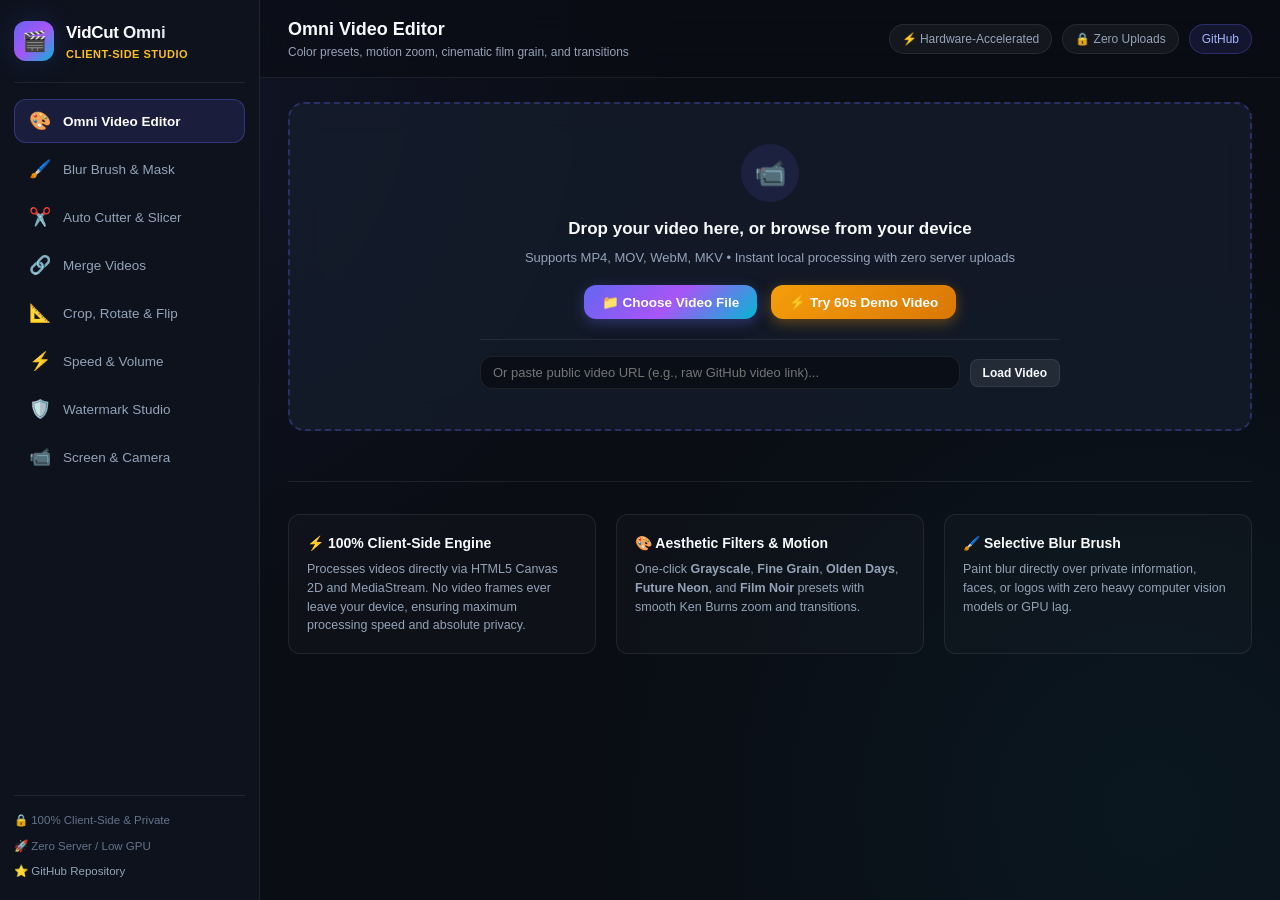
<file: index.html>
<!DOCTYPE html>
<html lang="en">
<head>
  <meta charset="UTF-8">
  <meta name="viewport" content="width=device-width, initial-scale=1.0">
  <title>VidCut Omni Studio | Lightweight Client-Side Video Suite</title>
  <meta name="description" content="100% Client-Side Omni Video Editor: Filters (Grayscale, Film Grain, Olden Days, Future), Motion Zoom, Transitions, Interactive Blur Brush, Auto Cutter, and Screen Recorder.">
  <link rel="stylesheet" href="./css/styles.css">
  <script src="./js/jszip.min.js"></script>
</head>
<body>

  <div class="app-wrapper">
    
    <!-- Omni Suite Sidebar Menu (Inspired by Reference UI) -->
    <aside class="omni-sidebar">
      <div class="sidebar-brand">
        <div class="brand-icon">🎬</div>
        <div class="brand-text">
          <h1>VidCut Omni</h1>
          <p>Client-Side Studio</p>
        </div>
      </div>

      <nav class="sidebar-nav">
        <button class="sidebar-item active" data-tool="video_editor">
          <span class="item-icon">🎨</span>
          <span>Omni Video Editor</span>
        </button>

        <button class="sidebar-item" data-tool="blur_brush">
          <span class="item-icon">🖌️</span>
          <span>Blur Brush & Mask</span>
        </button>

        <button class="sidebar-item" data-tool="video_cutter">
          <span class="item-icon">✂️</span>
          <span>Auto Cutter & Slicer</span>
        </button>

        <button class="sidebar-item" data-tool="merge_videos">
          <span class="item-icon">🔗</span>
          <span>Merge Videos</span>
        </button>

        <button class="sidebar-item" data-tool="crop_rotate">
          <span class="item-icon">📐</span>
          <span>Crop, Rotate & Flip</span>
        </button>

        <button class="sidebar-item" data-tool="speed_volume">
          <span class="item-icon">⚡</span>
          <span>Speed & Volume</span>
        </button>

        <button class="sidebar-item" data-tool="watermark_studio">
          <span class="item-icon">🛡️</span>
          <span>Watermark Studio</span>
        </button>

        <button class="sidebar-item" data-tool="screen_recorder">
          <span class="item-icon">📹</span>
          <span>Screen & Camera</span>
        </button>
      </nav>

      <div class="sidebar-footer">
        <div>🔒 100% Client-Side & Private</div>
        <div>🚀 Zero Server / Low GPU</div>
        <a href="https://github.com/everlovingvijay/video-cutter" target="_blank" rel="noopener noreferrer">
          ⭐ GitHub Repository
        </a>
      </div>
    </aside>

    <!-- Main Content Work Area -->
    <div class="main-content">
      
      <!-- Top Sticky Header -->
      <header class="top-header">
        <div class="header-title-box">
          <h2 id="activeToolTitle">Omni Video Editor</h2>
          <p id="activeToolSubtitle">Color presets, motion zoom, cinematic film grain, and transitions</p>
        </div>
        <div class="header-badges">
          <span class="badge">⚡ Hardware-Accelerated</span>
          <span class="badge">🔒 Zero Uploads</span>
          <a href="https://github.com/everlovingvijay/video-cutter" target="_blank" rel="noopener noreferrer" class="badge badge-github">
            GitHub
          </a>
        </div>
      </header>

      <div class="container">
        
        <!-- Video Upload & Ingestion Zone -->
        <section class="upload-card" id="dropzone">
          <div class="upload-icon">📹</div>
          <h2 class="upload-title">Drop your video here, or browse from your device</h2>
          <p class="upload-subtitle">Supports MP4, MOV, WebM, MKV • Instant local processing with zero server uploads</p>
          
          <div class="upload-actions">
            <input type="file" id="fileInput" accept="video/*" style="display: none;">
            <button type="button" class="btn btn-primary" id="browseBtn" onclick="document.getElementById('fileInput').click()">
              📁 Choose Video File
            </button>
            <button type="button" class="btn btn-gold" id="sampleBtn">
              ⚡ Try 60s Demo Video
            </button>
          </div>

          <div class="url-input-bar" onclick="event.stopPropagation()">
            <input type="url" id="urlInput" placeholder="Or paste public video URL (e.g., raw GitHub video link)...">
            <button type="button" class="btn btn-secondary btn-sm" id="loadUrlBtn">Load Video</button>
          </div>
        </section>

        <!-- Main Workspace (Hidden until video loaded) -->
        <main id="workspace" style="display: none;">
          
          <!-- Video Information Bar -->
          <div class="video-info-bar">
            <div class="video-info-stats">
              <div class="stat-item">📁 <span class="stat-value" id="infoFileName">-</span></div>
              <div class="stat-item">⏱️ Duration: <span class="stat-value" id="infoDuration">-</span></div>
              <div class="stat-item">📐 Resolution: <span class="stat-value" id="infoResolution">-</span></div>
              <div class="stat-item">🔄 Aspect: <span class="stat-value" id="infoAspect">-</span></div>
              <div class="stat-item">💾 Size: <span class="stat-value" id="infoFileSize">-</span></div>
            </div>
            <div class="video-info-actions" style="display: flex; gap: 8px;">
              <button type="button" class="btn btn-secondary btn-sm" id="saveProjectBtn" title="Save non-destructive edit graph as JSON">💾 Save Project</button>
              <button type="button" class="btn btn-secondary btn-sm" id="loadProjectBtn" title="Load non-destructive edit graph from JSON">📂 Load Project</button>
              <input type="file" id="projectFileInput" accept=".json,application/json" style="display: none;">
            </div>
          </div>

          <!-- Studio Grid: Stage Player on Left, Tool Controls on Right -->
          <div class="studio-grid">
            
            <!-- Left Column: Video Stage & Live Timeline -->
            <div class="preview-pane">
              <div class="pane-header">
                <div class="pane-title">
                  <span>Video Preview Stage</span>
                </div>
                <div class="preview-tabs">
                  <button class="preview-tab-btn" id="tabSource">Source Video</button>
                  <button class="preview-tab-btn active" id="tabTransform">Live Studio Preview</button>
                </div>
              </div>

              <!-- Interactive Video Stage -->
              <div class="stage-container" id="stageContainer">
                <span class="stage-badge" id="stageBadge">Live Studio Preview</span>
                <video id="sourceVideo" controls playsinline></video>
                <canvas id="previewCanvas"></canvas>
                <!-- Interactive Canvas for Blur Brush Painting -->
                <canvas id="paintCanvas"></canvas>
              </div>

              <!-- Timeline & Segment Slices -->
              <div class="timeline-section">
                <div class="timeline-header">
                  <span id="timelineTitle"><strong>Timeline Scrubber</strong></span>
                  <span id="timelineTime">0:00 / 0:00</span>
                </div>

                <div class="timeline-bar" id="timelineBar">
                  <div class="timeline-progress-needle" id="timelineNeedle"></div>
                </div>

                <!-- Segment Badges (Cutter mode) -->
                <div class="segments-chips-container" id="segmentChips" style="display: none;"></div>
              </div>
            </div>

            <!-- Right Column: Contextual Tool Panels -->
            <div class="controls-pane">

              <!-- ================= 1. TOOL PANEL: OMNI VIDEO EDITOR ================= -->
              <div class="tool-panel active" id="panel_video_editor">
                
                <!-- Filter Presets -->
                <div class="control-section">
                  <div class="section-label">
                    <span>Aesthetic Filter Presets</span>
                    <small>Zero-GPU instant color grading</small>
                  </div>
                  <div class="filters-grid">
                    <div class="filter-card selected" data-filter="none">
                      <div class="filter-swatch swatch-none"></div>
                      <span class="filter-name">Normal</span>
                    </div>
                    <div class="filter-card" data-filter="grayscale">
                      <div class="filter-swatch swatch-grayscale"></div>
                      <span class="filter-name">Grayscale</span>
                    </div>
                    <div class="filter-card" data-filter="fine_grain">
                      <div class="filter-swatch swatch-grain"></div>
                      <span class="filter-name">Fine Grain</span>
                    </div>
                    <div class="filter-card" data-filter="olden_days">
                      <div class="filter-swatch swatch-olden"></div>
                      <span class="filter-name">Olden Days</span>
                    </div>
                    <div class="filter-card" data-filter="future">
                      <div class="filter-swatch swatch-future"></div>
                      <span class="filter-name">Future</span>
                    </div>
                    <div class="filter-card" data-filter="noir">
                      <div class="filter-swatch swatch-noir"></div>
                      <span class="filter-name">Noir</span>
                    </div>
                    <div class="filter-card" data-filter="vintage">
                      <div class="filter-swatch swatch-vintage"></div>
                      <span class="filter-name">Vintage</span>
                    </div>
                    <div class="filter-card" data-filter="cyberpunk">
                      <div class="filter-swatch swatch-cyberpunk"></div>
                      <span class="filter-name">Cyberpunk</span>
                    </div>
                  </div>
                </div>

                <!-- Motion Effects (Zoom / Pan / Shake) -->
                <div class="control-section">
                  <div class="section-label">
                    <span>Motion & Camera Effects</span>
                    <small>Parametric Ken Burns camera motion</small>
                  </div>
                  <div class="motion-grid">
                    <div class="motion-card selected" data-motion="none">
                      <span class="motion-icon">🔒</span>
                      <span class="motion-label">Static</span>
                    </div>
                    <div class="motion-card" data-motion="zoom_in">
                      <span class="motion-icon">🔍</span>
                      <span class="motion-label">Slow Zoom In</span>
                    </div>
                    <div class="motion-card" data-motion="zoom_out">
                      <span class="motion-icon">🔎</span>
                      <span class="motion-label">Slow Zoom Out</span>
                    </div>
                    <div class="motion-card" data-motion="line_zoom">
                      <span class="motion-icon">⚡</span>
                      <span class="motion-label">Line Zoom</span>
                    </div>
                    <div class="motion-card" data-motion="pan_left_right">
                      <span class="motion-icon">↔️</span>
                      <span class="motion-label">Pan Left-Right</span>
                    </div>
                    <div class="motion-card" data-motion="shake">
                      <span class="motion-icon">📳</span>
                      <span class="motion-label">Camera Shake</span>
                    </div>
                  </div>
                </div>

                <!-- Transitions -->
                <div class="control-section">
                  <div class="section-label">
                    <span>Transitions</span>
                    <small>Head & tail effects</small>
                  </div>
                  <select class="studio-select" id="transitionSelect">
                    <option value="none">None (Standard Cut)</option>
                    <option value="fade_in">Fade In from Black (1s)</option>
                    <option value="fade_out">Fade Out to Black (1s)</option>
                    <option value="fade_in_out">Fade In & Fade Out</option>
                    <option value="flash_white">Impact Flash Dip to White</option>
                  </select>
                </div>

                <!-- Custom Adjustment Sliders -->
                <div class="control-section">
                  <div class="section-label">
                    <span>Fine-Tuning Adjustments</span>
                    <small>Brightness & Contrast</small>
                  </div>
                  <div class="slider-group">
                    <div class="slider-label"><span>Brightness</span><span id="brightnessVal">100%</span></div>
                    <input type="range" class="studio-slider" id="brightnessSlider" min="50" max="150" value="100">
                  </div>
                  <div class="slider-group">
                    <div class="slider-label"><span>Contrast</span><span id="contrastVal">100%</span></div>
                    <input type="range" class="studio-slider" id="contrastSlider" min="50" max="180" value="100">
                  </div>
                  <div class="slider-group">
                    <div class="slider-label"><span>Saturation</span><span id="saturationVal">100%</span></div>
                    <input type="range" class="studio-slider" id="saturationSlider" min="0" max="200" value="100">
                  </div>
                </div>

                <button type="button" class="btn-master-action" id="exportEditedBtn">
                  ✨ Export Edited Video
                </button>
              </div>

              <!-- ================= 2. TOOL PANEL: BLUR BRUSH & MASK ================= -->
              <div class="tool-panel" id="panel_blur_brush">
                <div class="control-section">
                  <div class="section-label">
                    <span>🧊 Frosted Glass Blur & Mask</span>
                    <small>Real translucent glass blur (no pure white)</small>
                  </div>
                  <p style="font-size: 12.5px; color: var(--text-muted); line-height: 1.4;">
                    Click and drag directly on the video to paint smooth, optical frosted glass blur over private info, logos, or faces.
                  </p>
                </div>

                <div class="blur-toolbar">
                  <div class="brush-preview-circle" id="brushPreviewCircle">35px</div>
                  <div style="flex: 1;">
                    <div class="slider-label"><span>Brush Size</span><span id="brushSizeVal">35px</span></div>
                    <input type="range" class="studio-slider" id="brushSizeSlider" min="10" max="100" value="35">
                  </div>
                </div>

                <div class="slider-group">
                  <div class="slider-label"><span>Glass Blur Intensity</span><span id="blurStrengthVal">20px</span></div>
                  <input type="range" class="studio-slider" id="blurStrengthSlider" min="6" max="45" value="20">
                </div>

                <div class="slider-group">
                  <div class="slider-label"><span>Frosted Glass Sheen</span><span id="frostedSheenVal">5% (Subtle)</span></div>
                  <input type="range" class="studio-slider" id="frostedSheenSlider" min="0" max="25" value="5">
                </div>

                <div class="preset-pills">
                  <span class="preset-pill" data-sheen="0">🧊 Pure Glass (0%)</span>
                  <span class="preset-pill active" data-sheen="5">🌫️ Frosted (5%)</span>
                  <span class="preset-pill" data-sheen="14">🥛 Acrylic (14%)</span>
                </div>

                <div style="display: flex; gap: 8px; margin-top: 6px;">
                  <button type="button" class="btn btn-secondary btn-sm" id="clearBrushBtn" style="flex: 1;">
                    🧹 Clear Blur Mask
                  </button>
                  <button type="button" class="btn btn-secondary btn-sm" id="boxBlurBtn" style="flex: 1;" title="Drag a rectangle over a corner logo">
                    🔲 Box Blur Mode
                  </button>
                </div>

                <div class="summary-box">
                  💡 Tip: Set Frosted Sheen to 0% for pure lens glass blur with zero white tint.
                </div>

                <button type="button" class="btn-master-action" id="exportMaskedBtn">
                  ✨ Export Video with Glass Blur
                </button>
              </div>

              <!-- ================= 3. TOOL PANEL: AUTO CUTTER ================= -->
              <div class="tool-panel" id="panel_video_cutter">
                
                <div class="control-section">
                  <div class="section-label">
                    <span>Split Strategy</span>
                    <small>Automatic slice calculation</small>
                  </div>
                  <div class="tab-switcher">
                    <button type="button" class="tab-btn active" id="modeDurationBtn">⏱️ Fixed Duration</button>
                    <button type="button" class="tab-btn" id="modePartsBtn">🔢 Equal Parts</button>
                    <button type="button" class="tab-btn" id="modeSpatialGridBtn">🔲 Spatial Grid</button>
                  </div>

                  <div class="input-with-presets" id="durationControlGroup">
                    <div class="duration-input-wrapper">
                      <input type="number" id="durationInput" min="1" max="600" step="1" value="10">
                      <span>seconds / clip</span>
                    </div>
                    <div class="preset-pills">
                      <span class="preset-pill" data-val="5">5s</span>
                      <span class="preset-pill active" data-val="10">10s</span>
                      <span class="preset-pill" data-val="15">15s (Stories)</span>
                      <span class="preset-pill" data-val="30">30s (Shorts)</span>
                      <span class="preset-pill" data-val="60">60s (Reels)</span>
                    </div>
                  </div>

                  <div class="input-with-presets" id="partsControlGroup" style="display: none;">
                    <div class="duration-input-wrapper">
                      <input type="number" id="partsInput" min="2" max="50" step="1" value="6">
                      <span>equal clips</span>
                    </div>
                  </div>

                  <div id="spatialGridControlGroup" style="display: none; margin-top: 8px;">
                    <div style="display: flex; gap: 8px; margin-bottom: 8px;">
                      <button type="button" class="btn btn-secondary btn-sm active grid-preset-btn" data-rows="3" data-cols="3">3×3 (9 Tiles)</button>
                      <button type="button" class="btn btn-secondary btn-sm grid-preset-btn" data-rows="2" data-cols="2">2×2 (4 Tiles)</button>
                      <button type="button" class="btn btn-secondary btn-sm grid-preset-btn" data-rows="4" data-cols="4">4×4 (16 Tiles)</button>
                    </div>
                    <div style="display: flex; gap: 8px; align-items: center; margin-bottom: 8px;">
                      <label style="font-size: 12px; color: var(--text-muted);">Rows: <input type="number" id="gridRowsInput" min="1" max="8" value="3" style="width: 45px; padding: 4px; border-radius: 4px; background: rgba(0,0,0,0.3); border: 1px solid var(--border-color); color: var(--text-main);"></label>
                      <label style="font-size: 12px; color: var(--text-muted);">Cols: <input type="number" id="gridColsInput" min="1" max="8" value="3" style="width: 45px; padding: 4px; border-radius: 4px; background: rgba(0,0,0,0.3); border: 1px solid var(--border-color); color: var(--text-main);"></label>
                    </div>
                    <div id="gridTileInfo" style="font-size: 11.5px; padding: 8px; border-radius: 6px; background: rgba(255,255,255,0.03); border: 1px solid var(--border-color); color: var(--text-muted); line-height: 1.4;">
                      📐 Integer Partition: <strong>3×3 Grid</strong> (Zero overlap, zero pixel gaps).
                    </div>
                    <button type="button" class="btn btn-primary btn-sm" id="exportGridTilesBtn" style="width: 100%; margin-top: 10px;">
                      🔲 Slices Frames into 9 Spatial Tiles
                    </button>
                  </div>

                  <div style="margin-top: 6px;">
                    <label style="font-size: 11.5px; color: var(--text-muted); display: block; margin-bottom: 4px;">
                      Remainder Segment Policy:
                    </label>
                    <select class="studio-select" id="remainderSelect">
                      <option value="keep">Keep remainder as last clip</option>
                      <option value="merge">Merge remainder with previous clip</option>
                      <option value="discard">Discard remainder clip</option>
                    </select>
                  </div>
                </div>

                <!-- Orientation Switcher -->
                <div class="control-section">
                  <div class="section-label">
                    <span>Social Media Orientation</span>
                    <small>Target aspect ratio</small>
                  </div>
                  <div class="aspect-grid">
                    <div class="aspect-card selected" data-aspect="9:16">
                      <div class="aspect-icon-box shape-9-16"></div>
                      <div class="aspect-title">9:16 Portrait</div>
                      <div class="aspect-sub">Shorts/Reels/TikTok</div>
                    </div>
                    <div class="aspect-card" data-aspect="1:1">
                      <div class="aspect-icon-box shape-1-1"></div>
                      <div class="aspect-title">1:1 Square</div>
                      <div class="aspect-sub">Instagram Post</div>
                    </div>
                    <div class="aspect-card" data-aspect="16:9">
                      <div class="aspect-icon-box shape-16-9"></div>
                      <div class="aspect-title">16:9 Landscape</div>
                      <div class="aspect-sub">YouTube / TV</div>
                    </div>
                    <div class="aspect-card" data-aspect="4:5">
                      <div class="aspect-icon-box shape-4-5"></div>
                      <div class="aspect-title">4:5 Social Feed</div>
                      <div class="aspect-sub">Instagram Feed</div>
                    </div>
                    <div class="aspect-card" data-aspect="original">
                      <div class="aspect-icon-box shape-orig"></div>
                      <div class="aspect-title">Original</div>
                      <div class="aspect-sub">Source ratio</div>
                    </div>
                  </div>
                </div>

                <!-- Framing Style -->
                <div class="control-section">
                  <div class="section-label">
                    <span>Framing Style</span>
                    <small>Social background treatment</small>
                  </div>
                  <div class="framing-grid">
                    <div class="framing-card selected" data-fit="blur" title="Scales video to background with gaussian blur. Keeps entire original video uncropped in center.">
                      <span>🌟 Blurred Background</span>
                    </div>
                    <div class="framing-card" data-fit="crop" title="Scales up to cover the entire frame without any borders.">
                      <span>✂️ Smart Center Crop</span>
                    </div>
                    <div class="framing-card" data-fit="fit" title="Preserves full frame with clean black letterbox padding.">
                      <span>⬛ Letterbox</span>
                    </div>
                  </div>
                </div>

                <div class="summary-box" id="summaryBox">
                  ✂️ Will slice into <strong>6 videos</strong> (10s target)
                </div>

                <button type="button" class="btn-master-action" id="masterCutBtn">
                  ✂️ Cut & Export 6 Videos
                </button>
              </div>

              <!-- ================= 3b. TOOL PANEL: MERGE & REJOIN VIDEOS ================= -->
              <div class="tool-panel" id="panel_merge_videos">
                <div class="control-section">
                  <div class="section-label">
                    <span>Merge Multiple Videos</span>
                    <small>Client-side sequence concatenation</small>
                  </div>
                  <p style="font-size: 12.5px; color: var(--text-muted); line-height: 1.4; margin-bottom: 12px;">
                    Select multiple video clips or sliced grid tiles to join them seamlessly into a single continuous video.
                  </p>

                  <div id="mergeDropzone" style="border: 2px dashed var(--border-color); border-radius: 8px; padding: 18px; text-align: center; cursor: pointer; background: rgba(0,0,0,0.2);">
                    <div style="font-size: 26px; margin-bottom: 6px;">📂</div>
                    <div style="font-size: 13.5px; font-weight: 600; color: var(--text-main);">Choose or drop multiple clips to merge</div>
                    <div style="font-size: 11.5px; color: var(--text-dim); margin-top: 4px;">Supports MP4, WebM, MOV</div>
                    <input type="file" id="mergeFileInput" accept="video/*" multiple style="display: none;">
                  </div>
                </div>

                <div id="mergeClipsList" style="margin-top: 12px; display: flex; flex-direction: column; gap: 6px;">
                  <!-- Dynamically populated list of selected clips -->
                </div>

                <div style="margin-top: 18px;">
                  <button type="button" class="btn btn-primary" id="startMergeBtn" style="width: 100%; display: none;">
                    🔗 Concatenate & Export Merged Video
                  </button>
                </div>
              </div>

              <!-- ================= 4. TOOL PANEL: CROP, ROTATE & FLIP ================= -->
              <div class="tool-panel" id="panel_crop_rotate">
                <div class="control-section">
                  <div class="section-label">
                    <span>Rotate & Orientation</span>
                    <small>Instant rotation flag</small>
                  </div>
                  <div style="display: flex; gap: 8px;">
                    <button type="button" class="btn btn-secondary" id="rotate90Btn" style="flex: 1;">
                      🔄 Rotate 90°
                    </button>
                    <button type="button" class="btn btn-secondary" id="rotate180Btn" style="flex: 1;">
                      🔃 Rotate 180°
                    </button>
                    <button type="button" class="btn btn-secondary" id="resetRotateBtn" style="flex: 1;">
                      ↩️ Reset
                    </button>
                  </div>
                </div>

                <div class="control-section">
                  <div class="section-label">
                    <span>Mirror & Flip</span>
                    <small>Horizontal / Vertical invert</small>
                  </div>
                  <div style="display: flex; gap: 8px;">
                    <button type="button" class="btn btn-secondary" id="flipHBtn" style="flex: 1;">
                      ↔️ Flip Horizontal
                    </button>
                    <button type="button" class="btn btn-secondary" id="flipVBtn" style="flex: 1;">
                      ↕️ Flip Vertical
                    </button>
                  </div>
                </div>

                <button type="button" class="btn-master-action" id="exportTransformBtn">
                  ✨ Export Transformed Video
                </button>
              </div>

              <!-- ================= 5. TOOL PANEL: SPEED & VOLUME ================= -->
              <div class="tool-panel" id="panel_speed_volume">
                <div class="control-section">
                  <div class="section-label">
                    <span>Playback Speed</span>
                    <small>Slow motion or fast-forward</small>
                  </div>
                  <div class="slider-group">
                    <div class="slider-label"><span>Speed</span><span id="speedVal">1.0x</span></div>
                    <input type="range" class="studio-slider" id="speedSlider" min="0.25" max="3.0" step="0.25" value="1.0">
                  </div>
                  <div class="preset-pills">
                    <span class="preset-pill" data-speed="0.5">0.5x Slow</span>
                    <span class="preset-pill active" data-speed="1.0">1.0x Normal</span>
                    <span class="preset-pill" data-speed="1.5">1.5x</span>
                    <span class="preset-pill" data-speed="2.0">2.0x Fast</span>
                  </div>
                </div>

                <div class="control-section">
                  <div class="section-label">
                    <span>Audio Volume</span>
                    <small>Boost, attenuate or mute</small>
                  </div>
                  <div class="slider-group">
                    <div class="slider-label"><span>Volume Level</span><span id="volumeVal">100%</span></div>
                    <input type="range" class="studio-slider" id="volumeSlider" min="0" max="250" value="100">
                  </div>
                  <div style="margin-top: 6px;">
                    <button type="button" class="btn btn-secondary btn-sm" id="muteToggleBtn">
                      🔇 Mute Audio
                    </button>
                  </div>
                </div>

                <button type="button" class="btn-master-action" id="exportSpeedVolumeBtn">
                  ✨ Export with Speed & Volume
                </button>
              </div>

              <!-- ================= 6. TOOL PANEL: SCREEN & RECORDER ================= -->
              <div class="tool-panel" id="panel_screen_recorder">
                <div class="control-section">
                  <div class="section-label">
                    <span>In-Browser Video Capture</span>
                    <small>Direct capture into Omni Studio</small>
                  </div>
                  <p style="font-size: 12.5px; color: var(--text-muted); line-height: 1.4;">
                    Record your display screen or webcam directly in your browser. Once recorded, it loads automatically for editing, filtering, or slicing!
                  </p>
                </div>

                <div style="display: flex; flex-direction: column; gap: 10px;">
                  <button type="button" class="btn btn-primary" id="startScreenRecBtn">
                    🖥️ Record Screen (Display Capture)
                  </button>
                  <button type="button" class="btn btn-secondary" id="startCamRecBtn">
                    📷 Record Camera (Webcam)
                  </button>
                </div>

                <div id="recorderLiveIndicator" style="display: none; align-items: center; gap: 8px; color: var(--danger); font-size: 13px; font-weight: 600;">
                  <span style="display: inline-block; width: 10px; height: 10px; border-radius: 50%; background: var(--danger); animation: pulse 1s infinite;"></span>
                  <span>Recording in progress...</span>
                  <button type="button" class="btn btn-secondary btn-sm" id="stopRecordingBtn" style="margin-left: auto;">
                    ⏹️ Stop & Load
                  </button>
                </div>
              </div>

              <!-- ================= 7. TOOL PANEL: WATERMARK STUDIO & VERIFIER ================= -->
              <div class="tool-panel" id="panel_watermark_studio">
                
                <!-- Watermark Subtabs -->
                <div class="wm-tabs-bar" style="display: flex; gap: 8px; margin-bottom: 16px; border-bottom: 1px solid var(--border-color); padding-bottom: 10px;">
                  <button type="button" class="btn btn-secondary btn-sm active" id="wmSubtabEmbed" style="flex: 1;">🛡️ Embed</button>
                  <button type="button" class="btn btn-secondary btn-sm" id="wmSubtabVerify" style="flex: 1;">🔍 Verify</button>
                  <button type="button" class="btn btn-secondary btn-sm" id="wmSubtabDiff" style="flex: 1;">🔬 Diff</button>
                </div>

                <!-- SUBSECTION A: EMBED WATERMARK -->
                <div id="wmSectionEmbed">
                  <div class="control-section">
                    <div class="section-label">
                      <span>Imperceptible Keyed Watermark</span>
                      <small>Invisible steganographic frame modulation</small>
                    </div>
                    <label style="display: flex; align-items: center; gap: 10px; cursor: pointer; padding: 10px; background: rgba(255, 255, 255, 0.03); border: 1px solid var(--border-color); border-radius: 6px;">
                      <input type="checkbox" id="wmEnableCheckbox" style="accent-color: var(--accent-primary); width: 18px; height: 18px;">
                      <div>
                        <strong style="color: var(--text-main); font-size: 13.5px;">Enable Watermark Embedding</strong>
                        <p style="font-size: 11.5px; color: var(--text-dim); margin-top: 2px;">Embeds a keyed statistical luminance perturbation across exported video frames.</p>
                      </div>
                    </label>
                  </div>

                  <div class="control-section">
                    <div class="section-label">
                      <span>Secret Embedding Key</span>
                      <small>Required by detector to verify watermark</small>
                    </div>
                    <div style="display: flex; gap: 8px;">
                      <input type="text" id="wmSecretKeyInput" style="flex: 1; padding: 8px 12px; background: rgba(0, 0, 0, 0.3); border: 1px solid var(--border-color); border-radius: 6px; color: var(--text-main); font-family: monospace; font-size: 13px;" value="vidcut-omni-key-2026" placeholder="Enter secret key...">
                      <button type="button" class="btn btn-secondary btn-sm" id="wmRandomKeyBtn" title="Generate random secure key">🎲 Random</button>
                    </div>
                  </div>

                  <div class="control-section">
                    <div class="section-label">
                      <span>Watermark Payload ID</span>
                      <small>Numeric identity (0 to 4,294,967,295)</small>
                    </div>
                    <input type="number" id="wmPayloadIdInput" style="width: 100%; padding: 8px 12px; background: rgba(0, 0, 0, 0.3); border: 1px solid var(--border-color); border-radius: 6px; color: var(--text-main); font-size: 13px;" value="12345" min="1" max="4294967295">
                  </div>

                  <div class="control-section">
                    <div class="section-label">
                      <span>Embedding Strength: <span id="wmStrengthVal">2</span></span>
                      <small>Luminance perturbation Δ (1 = invisible, 4 = robust)</small>
                    </div>
                    <input type="range" class="custom-slider" id="wmStrengthSlider" min="1" max="5" value="2" step="1">
                  </div>

                  <div class="control-section">
                    <div class="section-label">
                      <span>Watermark Algorithm</span>
                      <small>Spatial MVP vs Robust Frequency-Domain DCT</small>
                    </div>
                    <select id="wmAlgorithmSelect" style="width: 100%; padding: 8px 12px; background: rgba(0, 0, 0, 0.3); border: 1px solid var(--border-color); border-radius: 6px; color: var(--text-main); font-size: 13px;">
                      <option value="dct" selected>8x8 Block-DCT Mid-Frequency QIM (Robust ECC)</option>
                      <option value="spatial">Spatial Luminance Modulation (Fast MVP)</option>
                    </select>
                  </div>

                  <!-- Security Notice Callout -->
                  <div class="wm-callout" style="background: rgba(99, 102, 241, 0.07); border: 1px solid rgba(99, 102, 241, 0.25); border-radius: 8px; padding: 12px; margin-top: 14px; font-size: 12px; line-height: 1.45; color: var(--text-muted);">
                    <div style="color: #a5b4fc; font-weight: 600; margin-bottom: 4px;">🔐 Security & Verification Notice</div>
                    <div>• <strong>Key Confidentiality:</strong> Only holders of this secret key can detect and extract the watermark payload.</div>
                    <div style="margin-top: 4px;">• <strong>Robustness Boundaries:</strong> Watermarks survive native export and moderate trimming, but heavy lossy transcode or aggressive recompression may reduce confidence.</div>
                  </div>

                  <div style="margin-top: 18px;">
                    <button type="button" class="btn btn-primary" id="exportWatermarkedBtn" style="width: 100%;">
                      🛡️ Export Watermarked Video
                    </button>
                  </div>
                </div>

                <!-- SUBSECTION B: INDEPENDENT DETECTOR / VERIFIER -->
                <div id="wmSectionVerify" style="display: none;">
                  <div class="control-section">
                    <div class="section-label">
                      <span>Independent Video Verification</span>
                      <small>Verifies freshly exported or third-party videos</small>
                    </div>
                    <p style="font-size: 12px; color: var(--text-muted); margin-bottom: 10px;">
                      Select any video file to decode frames directly in your browser, reverse keyed pseudo-random samples, and compute false-positive controlled verification metrics.
                    </p>
                    
                    <div id="detectorDropzone" style="border: 2px dashed var(--border-color); border-radius: 8px; padding: 16px; text-align: center; cursor: pointer; background: rgba(0,0,0,0.2);">
                      <div style="font-size: 24px; margin-bottom: 6px;">📂</div>
                      <div style="font-size: 13px; font-weight: 600; color: var(--text-main);" id="detectorFileLabel">Choose or drag exported video file...</div>
                      <div style="font-size: 11px; color: var(--text-dim); margin-top: 4px;">Supports MP4, WebM, MOV</div>
                      <input type="file" id="detectorFileInput" accept="video/*" style="display: none;">
                    </div>
                  </div>

                  <div class="control-section">
                    <div class="section-label">
                      <span>Verification Secret Key</span>
                      <small>Key used during watermark embedding</small>
                    </div>
                    <input type="text" id="detectorSecretKeyInput" style="width: 100%; padding: 8px 12px; background: rgba(0, 0, 0, 0.3); border: 1px solid var(--border-color); border-radius: 6px; color: var(--text-main); font-family: monospace; font-size: 13px;" value="vidcut-omni-key-2026">
                  </div>

                  <div style="margin-top: 14px;">
                    <button type="button" class="btn btn-gold" id="runDetectorBtn" style="width: 100%;">
                      🔍 Run Independent Verification
                    </button>
                  </div>

                  <!-- Detector Results Readout -->
                  <div id="detectorResultCard" style="display: none; margin-top: 16px; padding: 14px; border-radius: 8px; background: #0f172a; border: 1px solid rgba(255,255,255,0.12);">
                    <div style="display: flex; justify-content: space-between; align-items: center; margin-bottom: 10px;">
                      <span style="font-size: 12px; font-weight: 600; text-transform: uppercase; color: var(--text-muted);">Verification Status</span>
                      <span id="detectorStatusBadge" class="badge" style="font-size: 12px; padding: 4px 10px;">Analyzing...</span>
                    </div>

                    <div style="margin-bottom: 8px;">
                      <div style="display: flex; justify-content: space-between; font-size: 12px; margin-bottom: 4px;">
                        <span>Detection Confidence:</span>
                        <strong id="detectorConfidenceVal">0%</strong>
                      </div>
                      <div style="height: 6px; background: rgba(255,255,255,0.1); border-radius: 3px; overflow: hidden;">
                        <div id="detectorConfidenceBar" style="height: 100%; width: 0%; background: #10b981; transition: width 0.4s ease;"></div>
                      </div>
                    </div>

                    <div style="font-size: 12px; color: var(--text-muted); line-height: 1.6; border-top: 1px solid rgba(255,255,255,0.06); padding-top: 8px;">
                      <div>• Payload ID: <strong id="detectorWatermarkId" style="color: var(--text-main);">-</strong></div>
                      <div>• Statistical Z-Score: <strong id="detectorZScore" style="color: var(--text-main);">-</strong></div>
                      <div>• CRC-16 Integrity: <strong id="detectorCrcStatus" style="color: var(--text-main);">-</strong></div>
                      <div>• Frames Analyzed: <strong id="detectorFramesAnalyzed" style="color: var(--text-main);">-</strong></div>
                    </div>

                    <div id="detectorMessage" style="margin-top: 10px; font-size: 11.5px; padding: 8px; border-radius: 4px; background: rgba(255,255,255,0.04); color: var(--text-dim); line-height: 1.4;">
                    </div>
                  </div>
                </div>

                <!-- SUBSECTION C: VISUAL DIFFERENCE INSPECTOR -->
                <div id="wmSectionDiff" style="display: none;">
                  <div class="control-section">
                    <div class="section-label">
                      <span>Visual Difference Inspector</span>
                      <small>Compare unwatermarked vs. watermarked frame</small>
                    </div>
                    <p style="font-size: 12px; color: var(--text-muted); line-height: 1.4; margin-bottom: 12px;">
                      Watermarking is imperceptible to the naked eye. Below, the difference signal is amplified <strong>30×</strong> to reveal the keyed pseudo-random pixel modulation pattern.
                    </p>

                    <div style="display: flex; gap: 8px; margin-bottom: 12px;">
                      <button type="button" class="btn btn-secondary btn-sm active" id="diffViewOriginalBtn">Original Frame</button>
                      <button type="button" class="btn btn-secondary btn-sm" id="diffViewWatermarkedBtn">Watermarked</button>
                      <button type="button" class="btn btn-secondary btn-sm" id="diffViewAmplifiedBtn">Amplified Diff (30×)</button>
                    </div>

                    <div style="background: #000; border: 1px solid var(--border-color); border-radius: 6px; overflow: hidden; display: flex; justify-content: center; align-items: center; min-height: 180px;">
                      <canvas id="wmDiffCanvas" style="max-width: 100%; height: auto; display: block;"></canvas>
                    </div>
                    <div id="diffViewCaption" style="text-align: center; font-size: 11.5px; color: var(--text-dim); margin-top: 6px;">
                      Showing: Original Frame
                    </div>
                  </div>
                </div>

              </div>

            </div>
          </div>

          <!-- Processing Progress Card -->
          <section class="processing-card" id="processingCard">
            <div class="processing-header">
              <div class="processing-status-title">
                <span>⏳</span>
                <span id="processingStatus">Processing video with Omni Studio...</span>
              </div>
              <span style="font-weight: 700; color: #a5b4fc;" id="progressPercent">0%</span>
            </div>

            <div class="progress-track">
              <div class="progress-fill" id="progressFill"></div>
            </div>

            <div class="processing-details" id="processingDetails">
              <span>Encoding frames...</span>
              <button type="button" class="btn btn-secondary btn-sm" id="cancelBtn">Stop Export</button>
            </div>
          </section>

          <!-- Results Gallery & Download -->
          <section class="results-section" id="resultsSection">
            <div class="results-header">
              <h2 class="results-title" id="resultsCount">🎉 Exported Videos</h2>
              <button type="button" class="btn btn-primary" id="downloadAllZipBtn" style="display: none;">
                📦 Download All as ZIP
              </button>
            </div>

            <div class="results-grid" id="resultsGrid">
              <!-- Populated dynamically -->
            </div>
          </section>

        </main>

        <!-- Informational Guide Cards -->
        <section class="info-guide">
          <div class="guide-card">
            <h3>⚡ 100% Client-Side Engine</h3>
            <p>Processes videos directly via HTML5 Canvas 2D and MediaStream. No video frames ever leave your device, ensuring maximum processing speed and absolute privacy.</p>
          </div>

          <div class="guide-card">
            <h3>🎨 Aesthetic Filters & Motion</h3>
            <p>One-click <strong>Grayscale</strong>, <strong>Fine Grain</strong>, <strong>Olden Days</strong>, <strong>Future Neon</strong>, and <strong>Film Noir</strong> presets with smooth Ken Burns zoom and transitions.</p>
          </div>

          <div class="guide-card">
            <h3>🖌️ Selective Blur Brush</h3>
            <p>Paint blur directly over private information, faces, or logos with zero heavy computer vision models or GPU lag.</p>
          </div>
        </section>

      </div>
    </div>
  </div>

  <script src="./js/edit-graph.js"></script>
  <script src="./js/watermark-engine.js"></script>
  <script src="./js/video-engine.js"></script>
  <script src="./js/app.js"></script>
</body>
</html>
</file>
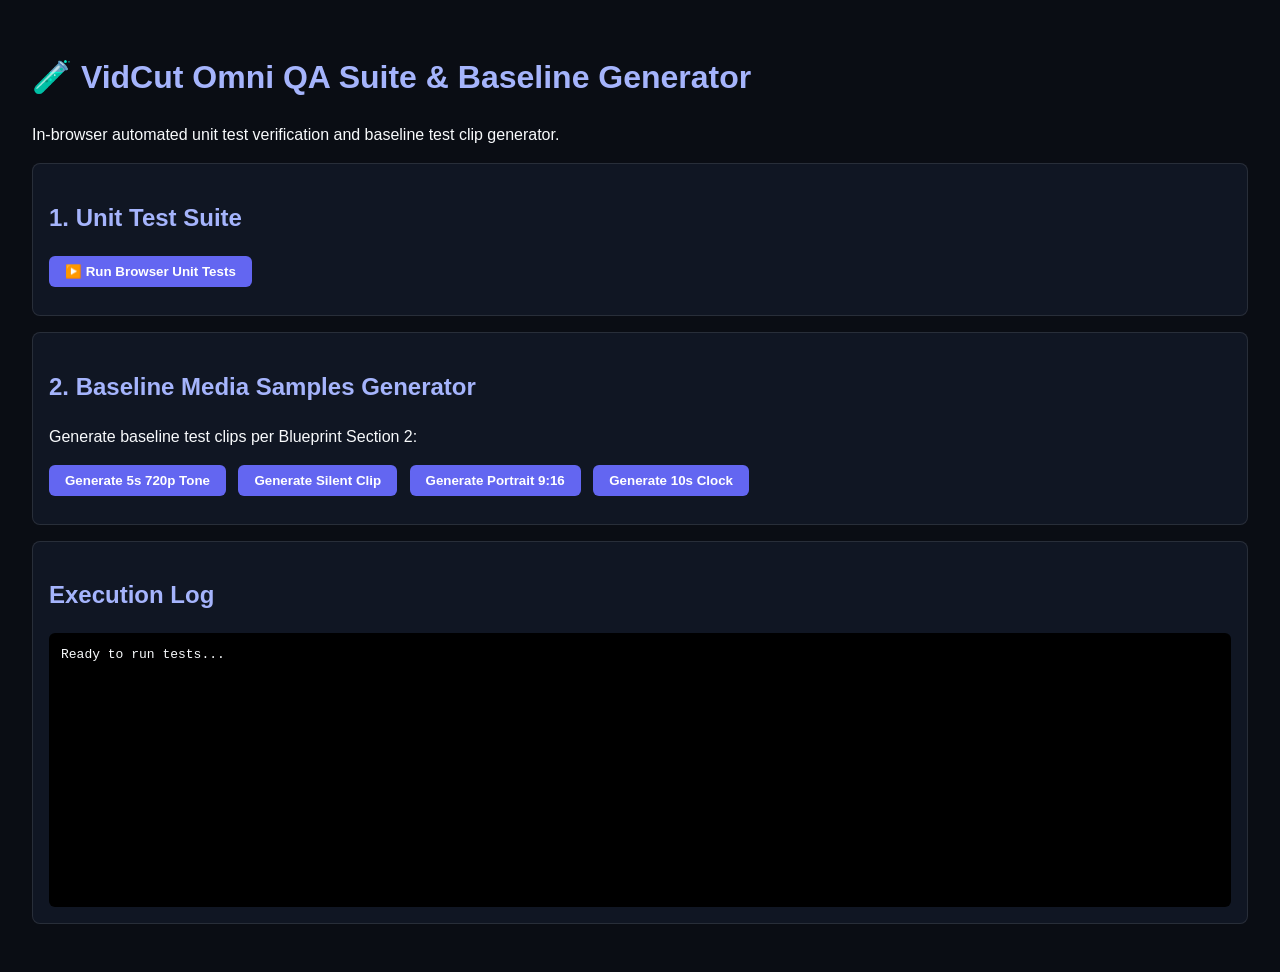
<file: tests/runner.html>
<!DOCTYPE html>
<html lang="en">
<head>
  <meta charset="UTF-8">
  <meta name="viewport" content="width=device-width, initial-scale=1.0">
  <title>VidCut Omni - Test Runner & Sample Generator</title>
  <style>
    body {
      font-family: -apple-system, BlinkMacSystemFont, "Segoe UI", Roboto, sans-serif;
      background: #0a0d14;
      color: #f8fafc;
      padding: 24px;
      line-height: 1.5;
    }
    h1, h2 { color: #a5b4fc; }
    .test-box {
      background: #101623;
      border: 1px solid rgba(255, 255, 255, 0.1);
      border-radius: 8px;
      padding: 16px;
      margin-bottom: 16px;
    }
    .pass { color: #10b981; font-weight: bold; }
    .fail { color: #ef4444; font-weight: bold; }
    .btn {
      background: #6366f1;
      color: #fff;
      border: none;
      padding: 8px 16px;
      border-radius: 6px;
      cursor: pointer;
      font-weight: 600;
      margin-right: 8px;
    }
    .btn:hover { background: #4f46e5; }
    #log {
      background: #000;
      font-family: monospace;
      padding: 12px;
      border-radius: 6px;
      height: 250px;
      overflow-y: auto;
      font-size: 13px;
      white-space: pre-wrap;
    }
  </style>
  <script src="../js/edit-graph.js"></script>
  <script src="../js/watermark-engine.js"></script>
  <script src="../js/video-engine.js"></script>
</head>
<body>
  <h1>🧪 VidCut Omni QA Suite & Baseline Generator</h1>
  <p>In-browser automated unit test verification and baseline test clip generator.</p>

  <div class="test-box">
    <h2>1. Unit Test Suite</h2>
    <button class="btn" onclick="runUnitTests()">▶️ Run Browser Unit Tests</button>
    <div id="unitResults" style="margin-top: 12px;"></div>
  </div>

  <div class="test-box">
    <h2>2. Baseline Media Samples Generator</h2>
    <p>Generate baseline test clips per Blueprint Section 2:</p>
    <button class="btn" onclick="generateClip('5s_tone')">Generate 5s 720p Tone</button>
    <button class="btn" onclick="generateClip('silent')">Generate Silent Clip</button>
    <button class="btn" onclick="generateClip('portrait')">Generate Portrait 9:16</button>
    <button class="btn" onclick="generateClip('10s_clock')">Generate 10s Clock</button>
    <div id="sampleOutput" style="margin-top: 12px;"></div>
  </div>

  <div class="test-box">
    <h2>Execution Log</h2>
    <div id="log">Ready to run tests...</div>
  </div>

  <script>
    function log(msg) {
      const el = document.getElementById('log');
      el.textContent += '\n' + msg;
      el.scrollTop = el.scrollHeight;
    }

    function runUnitTests() {
      const resultsEl = document.getElementById('unitResults');
      resultsEl.innerHTML = '';
      log('--- Running VideoEngine Unit Tests ---');
      const engine = new VideoEngine();
      let passed = 0;
      let total = 0;

      function assert(desc, condition) {
        total++;
        if (condition) {
          passed++;
          log('✅ PASS: ' + desc);
        } else {
          log('❌ FAIL: ' + desc);
        }
      }

      // Test 1: Slicing 60s into 10s
      const segs = engine.calculateSegments(60, 10, 'duration', 6, 'keep');
      assert('Calculate 60s / 10s produces 6 segments', segs.length === 6);
      assert('First segment starts at 0s and ends at 10s', segs[0].start === 0 && segs[0].end === 10);
      assert('Last segment ends at 60s', segs[5].end === 60);

      // Test 2: Remainder merge
      const segsMerged = engine.calculateSegments(65, 10, 'duration', 6, 'merge');
      assert('Remainder merge produces 6 segments', segsMerged.length === 6);
      assert('Last segment duration is 15s', Math.abs(segsMerged[5].duration - 15) < 0.01);

      // Test 3: Remainder discard
      const segsDiscard = engine.calculateSegments(65, 10, 'duration', 6, 'discard');
      assert('Remainder discard produces 6 segments', segsDiscard.length === 6);
      assert('Last segment ends at 60s', segsDiscard[5].end === 60);

      // Test 4: Target dimensions
      const dim916 = engine.getTargetDimensions('9:16', '1080p');
      assert('9:16 1080p width is 1080 and height is 1920', dim916.width === 1080 && dim916.height === 1920);
      const dim11 = engine.getTargetDimensions('1:1', '720p');
      assert('1:1 720p is 720x720', dim11.width === 720 && dim11.height === 720);

      // Test 5: Filter strings
      assert('Grayscale preset generates grayscale(100%)', engine.buildFilterString('grayscale').includes('grayscale(100%)'));
      assert('Noir preset generates contrast and brightness', engine.buildFilterString('noir').includes('contrast(165%)'));

      // Test 6: EditGraph Schema v1.0 & Validation
      log('--- Running EditGraph Unit Tests ---');
      const graph = new EditGraph({
        source: { name: 'test_clip.mp4', duration: 60.0, width: 1920, height: 1080 },
        timeline: { inPoint: 0, outPoint: 60.0, splitDuration: 10, remainderPolicy: 'keep' },
        effects: { orientation: '9:16', filterPreset: 'future' }
      });
      assert('EditGraph initializes with version 1.0', graph.version === '1.0');
      assert('EditGraph validation succeeds for valid parameters', graph.validate().valid === true);

      // Test 7: EditGraph JSON Roundtrip
      const jsonStr = graph.toJSON();
      const parsedGraph = EditGraph.fromJSON(jsonStr);
      assert('EditGraph JSON roundtrip preserves orientation', parsedGraph.effects.orientation === '9:16');
      assert('EditGraph JSON roundtrip preserves filterPreset', parsedGraph.effects.filterPreset === 'future');
      assert('EditGraph JSON roundtrip preserves splitDuration', parsedGraph.timeline.splitDuration === 10);

      // Test 8: EditGraph getSegments
      const gSegs = graph.getSegments();
      assert('EditGraph getSegments produces 6 segments for 60s/10s', gSegs.length === 6);
      assert('EditGraph first segment is [0, 10]', gSegs[0].start === 0 && gSegs[0].end === 10);

      // Test 9: EditGraph toPipelineConfig
      const pipeConfig = graph.toPipelineConfig();
      assert('toPipelineConfig produces orientation 9:16', pipeConfig.orientation === '9:16');
      assert('toPipelineConfig produces filterPreset future', pipeConfig.filterPreset === 'future');
      assert('toPipelineConfig includes resolution 1080p', pipeConfig.resolution === '1080p');

      // Test 10: VideoEngine exportPipeline API availability
      assert('VideoEngine has exportPipeline method', typeof engine.exportPipeline === 'function');

      // Test 11: WatermarkEngine CRC-16 & Payload Integrity
      log('--- Running WatermarkEngine Unit Tests ---');
      const testBytes = new Uint8Array([0x31, 0x32, 0x33, 0x34, 0x35, 0x36, 0x37, 0x38, 0x39]); // "123456789"
      const crc = computeCRC16(testBytes, testBytes.length);
      assert('CRC16-CCITT matches standard 0x29B1', crc === 0x29B1);

      const packed = packPayload64(1, 987654, 0);
      assert('Packed payload length is 8 bytes (64 bits)', packed.length === 8);
      const unpacked = unpackPayload64(packed);
      assert('Unpacked payload matches original ID 987654', unpacked.watermarkId === 987654);
      assert('Unpacked payload CRC integrity is valid', unpacked.isValid === true);

      // Test 12: Watermark Tamper Detection
      const tampered = new Uint8Array(packed);
      tampered[3] ^= 0x01; // flip single bit
      const unpackedTampered = unpackPayload64(tampered);
      assert('Tampered payload fails CRC integrity check', unpackedTampered.isValid === false);

      // Test 13: Watermark Spatial Embedding Simulation
      const testCanvas = document.createElement('canvas');
      testCanvas.width = 160;
      testCanvas.height = 120;
      const tCtx = testCanvas.getContext('2d');
      tCtx.fillStyle = '#808080';
      tCtx.fillRect(0, 0, 160, 120);

      const wmKey = 'test_key_qa_123';
      const wmTargetId = 554433;
      WatermarkEngine.embedFrame(tCtx, 160, 120, {
        enabled: true,
        key: wmKey,
        id: wmTargetId,
        strength: 3,
        samplesPerBit: 32
      });

      const likelihoods = WatermarkEngine.extractFrameLikelihoods(tCtx, 160, 120, wmKey, 32);
      const decBits = new Uint8Array(64);
      for (let b = 0; b < 64; b++) decBits[b] = likelihoods[b] > 0 ? 1 : 0;
      const decPayload = unpackPayload64(bitsToBytes(decBits));
      assert('Extracted spatial watermark matches ID and passes CRC', decPayload.isValid && decPayload.watermarkId === wmTargetId);

      // Test 14: Negative Control with Wrong Key
      const wrongLikelihoods = WatermarkEngine.extractFrameLikelihoods(tCtx, 160, 120, 'wrong_key_xyz', 32);
      const wrongBits = new Uint8Array(64);
      for (let b = 0; b < 64; b++) wrongBits[b] = wrongLikelihoods[b] > 0 ? 1 : 0;
      const wrongPayload = unpackPayload64(bitsToBytes(wrongBits));
      assert('Negative control: Wrong key fails CRC check', !wrongPayload.isValid);

      // Test 15: Spatial Grid Exact Integer Partitioning (Phase 4)
      log('--- Running Spatial Grid Unit Tests ---');
      const grid3x3 = engine.calculateSpatialGrid(1080, 1920, 3, 3);
      assert('Spatial grid 3x3 produces exactly 9 tiles', grid3x3.length === 9);
      let totalArea = 0;
      for (let i = 0; i < grid3x3.length; i++) totalArea += grid3x3[i].width * grid3x3[i].height;
      assert('Spatial grid partitions 1080x1920 with zero pixel gap or overlap', totalArea === 1080 * 1920);

      // Test 16: Block-DCT Watermarking Simulation (Phase 3)
      log('--- Running Block-DCT Watermark Unit Tests ---');
      const dctCanvas = document.createElement('canvas');
      dctCanvas.width = 160;
      dctCanvas.height = 120;
      const dCtx = dctCanvas.getContext('2d');
      dCtx.fillStyle = '#64748b';
      dCtx.fillRect(0, 0, 160, 120);

      const dctKey = 'dct_secret_key_2026';
      const dctTargetId = 778899;
      WatermarkEngine.embedFrame(dCtx, 160, 120, {
        enabled: true,
        algorithm: 'dct',
        key: dctKey,
        id: dctTargetId,
        strength: 3
      });

      const dctLikelihoods = WatermarkEngine.extractFrameLikelihoodsDCT(dCtx, 160, 120, dctKey);
      assert('DCT likelihoods length is 112 coded bits (16 Hamming blocks)', dctLikelihoods.length === 112);

      // Test 17: VideoEngine Spatial Grid & Rejoiner API availability
      assert('VideoEngine has calculateSpatialGrid method', typeof engine.calculateSpatialGrid === 'function');
      assert('VideoEngine has processSpatialGrid method', typeof engine.processSpatialGrid === 'function');
      assert('VideoEngine has rejoinVideos method', typeof engine.rejoinVideos === 'function');

      resultsEl.innerHTML = `<span class="${passed === total ? 'pass' : 'fail'}">${passed} / ${total} tests passed.</span>`;
    }

    async function generateClip(type) {
      log('Generating clip: ' + type + '...');
      const engine = new VideoEngine();
      let dur = 5;
      if (type === '10s_clock') dur = 10;
      const res = await engine.generateSampleVideo(dur);
      log('Clip generated! Size: ' + (res.blob.size / 1024).toFixed(1) + ' KB, MIME: ' + res.mime);

      const url = URL.createObjectURL(res.blob);
      const outputDiv = document.getElementById('sampleOutput');
      outputDiv.innerHTML = `
        <video src="${url}" controls style="max-height: 200px; display: block; margin-top: 8px;"></video>
        <a class="btn" style="display: inline-block; margin-top: 8px;" href="${url}" download="sample_${type}.${res.ext}">
          ⬇️ Download sample_${type}.${res.ext}
        </a>
      `;
    }
  </script>
</body>
</html>
</file>
<file: css/styles.css>
/* VidCut Omni Studio - Modern Dark Studio Styles */
:root {
  --bg-primary: #0a0d14;
  --bg-secondary: #101623;
  --bg-sidebar: #0d121d;
  --bg-card: rgba(22, 30, 46, 0.7);
  --bg-card-hover: rgba(30, 41, 64, 0.85);
  --border-color: rgba(255, 255, 255, 0.08);
  --border-focus: #6366f1;
  --accent-gold: #fbbf24;
  --accent-primary: #6366f1;
  --accent-secondary: #06b6d4;
  --accent-gradient: linear-gradient(135deg, #6366f1 0%, #a855f7 50%, #06b6d4 100%);
  --accent-glow: rgba(99, 102, 241, 0.25);
  --text-main: #f8fafc;
  --text-muted: #94a3b8;
  --text-dim: #64748b;
  --success: #10b981;
  --warning: #f59e0b;
  --danger: #ef4444;
  --radius-sm: 8px;
  --radius-md: 12px;
  --radius-lg: 16px;
  --radius-full: 9999px;
  --shadow-sm: 0 2px 8px rgba(0, 0, 0, 0.25);
  --shadow-md: 0 8px 24px rgba(0, 0, 0, 0.35);
  --shadow-glow: 0 0 30px rgba(99, 102, 241, 0.2);
  --font-family: -apple-system, BlinkMacSystemFont, "Segoe UI", Roboto, "Helvetica Neue", Arial, sans-serif;
}

* {
  box-sizing: border-box;
  margin: 0;
  padding: 0;
}

body {
  background-color: var(--bg-primary);
  color: var(--text-main);
  font-family: var(--font-family);
  min-height: 100vh;
  line-height: 1.5;
  background-image: 
    radial-gradient(circle at 10% 10%, rgba(99, 102, 241, 0.08) 0%, transparent 40%),
    radial-gradient(circle at 90% 90%, rgba(6, 182, 212, 0.06) 0%, transparent 40%);
  background-attachment: fixed;
}

/* App Wrapper */
.app-wrapper {
  display: flex;
  min-height: 100vh;
}

/* Omni Sidebar */
.omni-sidebar {
  width: 260px;
  background: var(--bg-sidebar);
  border-right: 1px solid var(--border-color);
  display: flex;
  flex-direction: column;
  flex-shrink: 0;
  padding: 20px 14px;
  z-index: 50;
  transition: width 0.2s ease;
}

.sidebar-brand {
  display: flex;
  align-items: center;
  gap: 12px;
  padding-bottom: 20px;
  margin-bottom: 16px;
  border-bottom: 1px solid var(--border-color);
}

.brand-icon {
  width: 40px;
  height: 40px;
  background: var(--accent-gradient);
  border-radius: var(--radius-md);
  display: flex;
  align-items: center;
  justify-content: center;
  font-size: 20px;
  box-shadow: var(--shadow-glow);
}

.brand-text h1 {
  font-size: 17px;
  font-weight: 700;
  letter-spacing: -0.3px;
  background: linear-gradient(135deg, #ffffff 40%, #cbd5e1 100%);
  -webkit-background-clip: text;
  -webkit-text-fill-color: transparent;
}

.brand-text p {
  font-size: 11px;
  color: var(--accent-gold);
  font-weight: 600;
  text-transform: uppercase;
  letter-spacing: 0.5px;
}

.sidebar-nav {
  display: flex;
  flex-direction: column;
  gap: 4px;
  overflow-y: auto;
  flex: 1;
}

.sidebar-item {
  display: flex;
  align-items: center;
  gap: 12px;
  padding: 10px 14px;
  border-radius: var(--radius-md);
  font-size: 13.5px;
  font-weight: 500;
  color: var(--text-muted);
  cursor: pointer;
  background: transparent;
  border: 1px solid transparent;
  transition: all 0.15s ease;
  text-align: left;
  user-select: none;
}

.sidebar-item:hover {
  background: rgba(255, 255, 255, 0.05);
  color: var(--text-main);
}

.sidebar-item.active {
  background: rgba(99, 102, 241, 0.15);
  color: #ffffff;
  border-color: rgba(99, 102, 241, 0.35);
  font-weight: 600;
}

.sidebar-item.active .item-icon {
  color: var(--accent-gold);
}

.item-icon {
  font-size: 18px;
  display: flex;
  align-items: center;
  justify-content: center;
  width: 22px;
  color: var(--text-dim);
  transition: color 0.15s;
}

.sidebar-footer {
  padding-top: 16px;
  border-top: 1px solid var(--border-color);
  font-size: 11.5px;
  color: var(--text-dim);
  display: flex;
  flex-direction: column;
  gap: 8px;
}

.sidebar-footer a {
  color: var(--text-muted);
  text-decoration: none;
}

.sidebar-footer a:hover {
  color: #a5b4fc;
}

/* Main Content Area */
.main-content {
  flex: 1;
  display: flex;
  flex-direction: column;
  min-width: 0;
  height: 100vh;
  overflow-y: auto;
}

/* Header */
.top-header {
  display: flex;
  justify-content: space-between;
  align-items: center;
  padding: 16px 28px;
  border-bottom: 1px solid var(--border-color);
  background: rgba(10, 13, 20, 0.6);
  backdrop-filter: blur(16px);
  -webkit-backdrop-filter: blur(16px);
  position: sticky;
  top: 0;
  z-index: 40;
}

.header-title-box h2 {
  font-size: 18px;
  font-weight: 700;
}

.header-title-box p {
  font-size: 12px;
  color: var(--text-muted);
}

.header-badges {
  display: flex;
  align-items: center;
  gap: 10px;
}

.badge {
  display: inline-flex;
  align-items: center;
  gap: 6px;
  padding: 5px 12px;
  border-radius: var(--radius-full);
  font-size: 12px;
  font-weight: 500;
  background: rgba(255, 255, 255, 0.05);
  border: 1px solid var(--border-color);
  color: var(--text-muted);
  text-decoration: none;
  transition: all 0.2s ease;
}

.badge:hover {
  background: rgba(255, 255, 255, 0.1);
  color: var(--text-main);
}

.badge-github {
  background: rgba(99, 102, 241, 0.12);
  border-color: rgba(99, 102, 241, 0.3);
  color: #a5b4fc;
}
.badge-github:hover {
  background: rgba(99, 102, 241, 0.22);
}

/* Page Container */
.container {
  max-width: 1360px;
  padding: 24px 28px 80px;
}

/* Upload Card */
.upload-card {
  background: var(--bg-card);
  backdrop-filter: blur(16px);
  -webkit-backdrop-filter: blur(16px);
  border: 2px dashed rgba(99, 102, 241, 0.3);
  border-radius: var(--radius-lg);
  padding: 40px 24px;
  text-align: center;
  cursor: pointer;
  transition: all 0.25s ease;
  margin-bottom: 24px;
}

.upload-card:hover, .upload-card.drag-over {
  border-color: var(--accent-primary);
  background: var(--bg-card-hover);
  transform: translateY(-2px);
  box-shadow: var(--shadow-glow);
}

.upload-icon {
  width: 58px;
  height: 58px;
  margin: 0 auto 14px;
  background: rgba(99, 102, 241, 0.12);
  border-radius: 50%;
  display: flex;
  align-items: center;
  justify-content: center;
  font-size: 26px;
  color: #a5b4fc;
}

.upload-title {
  font-size: 17px;
  font-weight: 600;
  margin-bottom: 6px;
}

.upload-subtitle {
  font-size: 13px;
  color: var(--text-muted);
  margin-bottom: 18px;
}

.upload-actions {
  display: flex;
  justify-content: center;
  align-items: center;
  gap: 14px;
  flex-wrap: wrap;
}

.btn {
  display: inline-flex;
  align-items: center;
  justify-content: center;
  gap: 8px;
  padding: 9px 18px;
  border-radius: var(--radius-md);
  font-size: 13.5px;
  font-weight: 600;
  cursor: pointer;
  border: none;
  transition: all 0.2s ease;
  text-decoration: none;
}

.btn-primary {
  background: var(--accent-gradient);
  color: #ffffff;
  box-shadow: 0 4px 14px rgba(99, 102, 241, 0.35);
}

.btn-primary:hover:not(:disabled) {
  opacity: 0.95;
  transform: translateY(-1px);
  box-shadow: 0 6px 20px rgba(99, 102, 241, 0.45);
}

.btn-secondary {
  background: rgba(255, 255, 255, 0.08);
  color: var(--text-main);
  border: 1px solid var(--border-color);
}

.btn-secondary:hover:not(:disabled) {
  background: rgba(255, 255, 255, 0.14);
}

.btn-gold {
  background: #d97706;
  background: linear-gradient(135deg, #f59e0b 0%, #d97706 100%);
  color: #ffffff;
  box-shadow: 0 4px 14px rgba(245, 158, 11, 0.35);
}

.btn-gold:hover:not(:disabled) {
  opacity: 0.95;
  transform: translateY(-1px);
}

.btn:disabled {
  opacity: 0.4;
  cursor: not-allowed;
  transform: none !important;
}

.btn-sm {
  padding: 6px 12px;
  font-size: 12px;
  border-radius: var(--radius-sm);
}

.url-input-bar {
  margin-top: 20px;
  padding-top: 16px;
  border-top: 1px solid var(--border-color);
  display: flex;
  justify-content: center;
  align-items: center;
  gap: 10px;
  max-width: 580px;
  margin-left: auto;
  margin-right: auto;
}

.url-input-bar input {
  flex: 1;
  background: rgba(0, 0, 0, 0.4);
  border: 1px solid var(--border-color);
  padding: 8px 12px;
  border-radius: var(--radius-md);
  color: var(--text-main);
  font-size: 13px;
  outline: none;
}

.url-input-bar input:focus {
  border-color: var(--accent-primary);
}

/* Video Info Bar */
.video-info-bar {
  display: flex;
  align-items: center;
  justify-content: space-between;
  flex-wrap: wrap;
  gap: 12px;
  background: var(--bg-secondary);
  border: 1px solid var(--border-color);
  border-radius: var(--radius-md);
  padding: 10px 16px;
  margin-bottom: 20px;
}

.video-info-stats {
  display: flex;
  align-items: center;
  gap: 16px;
  flex-wrap: wrap;
  font-size: 12.5px;
  color: var(--text-muted);
}

.stat-item {
  display: flex;
  align-items: center;
  gap: 6px;
}

.stat-value {
  color: var(--text-main);
  font-weight: 600;
}

/* Studio Workspace Grid */
.studio-grid {
  display: grid;
  grid-template-columns: 1.15fr 0.85fr;
  gap: 24px;
  align-items: start;
}

@media (max-width: 1024px) {
  .studio-grid {
    grid-template-columns: 1fr;
  }
  .omni-sidebar {
    width: 72px;
    padding: 16px 8px;
  }
  .brand-text, .sidebar-item span, .sidebar-footer {
    display: none;
  }
  .sidebar-item {
    justify-content: center;
    padding: 10px;
  }
}

/* Left Column: Player & Preview */
.preview-pane {
  background: var(--bg-card);
  backdrop-filter: blur(16px);
  -webkit-backdrop-filter: blur(16px);
  border: 1px solid var(--border-color);
  border-radius: var(--radius-lg);
  padding: 20px;
  display: flex;
  flex-direction: column;
  gap: 16px;
}

.pane-header {
  display: flex;
  justify-content: space-between;
  align-items: center;
}

.pane-title {
  font-size: 15px;
  font-weight: 600;
  display: flex;
  align-items: center;
  gap: 8px;
}

.preview-tabs {
  display: flex;
  background: rgba(0, 0, 0, 0.3);
  padding: 3px;
  border-radius: var(--radius-md);
  border: 1px solid var(--border-color);
}

.preview-tab-btn {
  background: transparent;
  border: none;
  color: var(--text-muted);
  font-size: 12px;
  padding: 5px 12px;
  border-radius: var(--radius-sm);
  cursor: pointer;
  font-weight: 500;
  transition: all 0.2s;
}

.preview-tab-btn.active {
  background: var(--accent-primary);
  color: #ffffff;
}

/* Stage container */
.stage-container {
  width: 100%;
  height: 420px;
  background: #000000;
  border-radius: var(--radius-md);
  position: relative;
  display: flex;
  align-items: center;
  justify-content: center;
  overflow: hidden;
  border: 1px solid var(--border-color);
}

#sourceVideo {
  max-width: 100%;
  max-height: 100%;
  display: block;
}

#previewCanvas {
  max-width: 100%;
  max-height: 100%;
  object-fit: contain;
  display: none;
}

/* Paint / Blur Overlay Canvas */
#paintCanvas {
  position: absolute;
  top: 0;
  left: 0;
  width: 100%;
  height: 100%;
  pointer-events: none;
  z-index: 25;
}

#paintCanvas.active-brush {
  pointer-events: auto;
  cursor: crosshair;
}

.stage-badge {
  position: absolute;
  top: 12px;
  left: 12px;
  background: rgba(0, 0, 0, 0.7);
  backdrop-filter: blur(8px);
  padding: 4px 10px;
  border-radius: var(--radius-full);
  font-size: 11px;
  font-weight: 600;
  color: #ffffff;
  border: 1px solid rgba(255, 255, 255, 0.1);
  pointer-events: none;
  z-index: 30;
}

/* Timeline & Tracks */
.timeline-section {
  display: flex;
  flex-direction: column;
  gap: 10px;
}

.timeline-header {
  display: flex;
  justify-content: space-between;
  align-items: center;
  font-size: 12.5px;
  color: var(--text-muted);
}

.timeline-bar {
  width: 100%;
  height: 44px;
  background: rgba(0, 0, 0, 0.45);
  border-radius: var(--radius-md);
  border: 1px solid var(--border-color);
  position: relative;
  overflow: hidden;
  display: flex;
  cursor: pointer;
}

.timeline-segment-block {
  height: 100%;
  border-right: 2px solid var(--bg-primary);
  display: flex;
  align-items: center;
  justify-content: center;
  font-size: 11px;
  font-weight: 700;
  color: #ffffff;
  transition: all 0.2s;
  user-select: none;
}

.timeline-segment-block:hover {
  filter: brightness(1.25);
}

.timeline-progress-needle {
  position: absolute;
  top: 0;
  bottom: 0;
  width: 2px;
  background: #ffffff;
  pointer-events: none;
  z-index: 10;
  transition: left 0.05s linear;
}

.segments-chips-container {
  display: flex;
  gap: 8px;
  overflow-x: auto;
  padding: 4px 2px 8px;
}

.segments-chips-container::-webkit-scrollbar {
  height: 5px;
}
.segments-chips-container::-webkit-scrollbar-thumb {
  background: rgba(255, 255, 255, 0.15);
  border-radius: var(--radius-full);
}

.segment-chip {
  background: rgba(255, 255, 255, 0.05);
  border: 1px solid var(--border-color);
  border-radius: var(--radius-md);
  padding: 5px 10px;
  font-size: 11.5px;
  white-space: nowrap;
  display: flex;
  align-items: center;
  gap: 6px;
  cursor: pointer;
  transition: all 0.2s;
}

.segment-chip:hover, .segment-chip.selected {
  background: rgba(99, 102, 241, 0.18);
  border-color: var(--accent-primary);
  color: #ffffff;
}

.chip-dot {
  width: 8px;
  height: 8px;
  border-radius: 50%;
}

/* Right Column: Controls Panel */
.controls-pane {
  background: var(--bg-card);
  backdrop-filter: blur(16px);
  -webkit-backdrop-filter: blur(16px);
  border: 1px solid var(--border-color);
  border-radius: var(--radius-lg);
  padding: 22px;
  display: flex;
  flex-direction: column;
  gap: 20px;
}

.tool-panel {
  display: none;
  flex-direction: column;
  gap: 20px;
}

.tool-panel.active {
  display: flex;
}

.control-section {
  display: flex;
  flex-direction: column;
  gap: 10px;
}

.section-label {
  font-size: 13.5px;
  font-weight: 600;
  display: flex;
  align-items: center;
  justify-content: space-between;
}

.section-label small {
  font-weight: 400;
  font-size: 11.5px;
  color: var(--text-muted);
}

/* Mode Switcher */
.tab-switcher {
  display: grid;
  grid-template-columns: 1fr 1fr;
  background: rgba(0, 0, 0, 0.35);
  padding: 4px;
  border-radius: var(--radius-md);
  border: 1px solid var(--border-color);
  gap: 4px;
}

.tab-btn {
  background: transparent;
  border: none;
  color: var(--text-muted);
  font-size: 12.5px;
  font-weight: 500;
  padding: 7px 12px;
  border-radius: var(--radius-sm);
  cursor: pointer;
  transition: all 0.2s;
}

.tab-btn.active {
  background: rgba(255, 255, 255, 0.1);
  color: var(--text-main);
  font-weight: 600;
}

/* Duration Inputs */
.duration-input-wrapper {
  display: flex;
  align-items: center;
  background: rgba(0, 0, 0, 0.3);
  border: 1px solid var(--border-color);
  border-radius: var(--radius-md);
  padding: 4px 14px;
}

.duration-input-wrapper:focus-within {
  border-color: var(--accent-primary);
}

.duration-input-wrapper input {
  flex: 1;
  background: transparent;
  border: none;
  color: #ffffff;
  font-size: 15px;
  font-weight: 600;
  padding: 6px 0;
  outline: none;
}

.duration-input-wrapper span {
  font-size: 12.5px;
  color: var(--text-muted);
}

.preset-pills {
  display: flex;
  gap: 6px;
  flex-wrap: wrap;
  margin-top: 6px;
}

.preset-pill {
  background: rgba(255, 255, 255, 0.05);
  border: 1px solid var(--border-color);
  border-radius: var(--radius-full);
  padding: 3px 10px;
  font-size: 11.5px;
  color: var(--text-muted);
  cursor: pointer;
  transition: all 0.15s;
}

.preset-pill:hover, .preset-pill.active {
  background: rgba(99, 102, 241, 0.18);
  border-color: var(--accent-primary);
  color: var(--text-main);
}

/* Aspect Grids */
.aspect-grid {
  display: grid;
  grid-template-columns: repeat(3, 1fr);
  gap: 8px;
}

.aspect-card {
  background: rgba(0, 0, 0, 0.25);
  border: 1px solid var(--border-color);
  border-radius: var(--radius-md);
  padding: 10px 6px;
  text-align: center;
  cursor: pointer;
  transition: all 0.2s;
  display: flex;
  flex-direction: column;
  align-items: center;
  gap: 5px;
}

.aspect-card:hover {
  background: rgba(255, 255, 255, 0.05);
  border-color: rgba(99, 102, 241, 0.4);
}

.aspect-card.selected {
  background: rgba(99, 102, 241, 0.15);
  border-color: var(--accent-primary);
  box-shadow: 0 0 16px rgba(99, 102, 241, 0.2);
}

.aspect-icon-box {
  border: 2px solid var(--text-muted);
  border-radius: 3px;
}

.aspect-card.selected .aspect-icon-box {
  border-color: #a5b4fc;
}

.shape-9-16 { width: 13px; height: 22px; }
.shape-1-1  { width: 18px; height: 18px; }
.shape-16-9 { width: 24px; height: 14px; }
.shape-4-5  { width: 15px; height: 19px; }
.shape-orig { width: 20px; height: 16px; border-style: dashed; }

.aspect-title {
  font-size: 11.5px;
  font-weight: 600;
}

.aspect-sub {
  font-size: 9.5px;
  color: var(--text-dim);
}

/* Framing Cards */
.framing-grid {
  display: grid;
  grid-template-columns: repeat(3, 1fr);
  gap: 8px;
}

.framing-card {
  background: rgba(0, 0, 0, 0.25);
  border: 1px solid var(--border-color);
  border-radius: var(--radius-md);
  padding: 9px 6px;
  text-align: center;
  cursor: pointer;
  font-size: 11.5px;
  font-weight: 500;
  transition: all 0.2s;
  display: flex;
  flex-direction: column;
  align-items: center;
  gap: 4px;
}

.framing-card:hover {
  background: rgba(255, 255, 255, 0.05);
}

.framing-card.selected {
  background: rgba(99, 102, 241, 0.15);
  border-color: var(--accent-primary);
  color: #ffffff;
}

/* Filter Presets Grid */
.filters-grid {
  display: grid;
  grid-template-columns: repeat(4, 1fr);
  gap: 8px;
}

.filter-card {
  background: rgba(0, 0, 0, 0.3);
  border: 1px solid var(--border-color);
  border-radius: var(--radius-md);
  padding: 10px 6px;
  text-align: center;
  cursor: pointer;
  transition: all 0.2s;
  display: flex;
  flex-direction: column;
  align-items: center;
  gap: 5px;
}

.filter-card:hover {
  background: rgba(255, 255, 255, 0.06);
  border-color: rgba(99, 102, 241, 0.3);
}

.filter-card.selected {
  background: rgba(99, 102, 241, 0.18);
  border-color: var(--accent-primary);
  box-shadow: 0 0 12px rgba(99, 102, 241, 0.25);
}

.filter-swatch {
  width: 28px;
  height: 28px;
  border-radius: 50%;
  border: 2px solid rgba(255, 255, 255, 0.2);
}

.swatch-none { background: linear-gradient(135deg, #3b82f6, #ec4899); }
.swatch-grayscale { background: linear-gradient(135deg, #475569, #e2e8f0); }
.swatch-grain { background: repeating-radial-gradient(#1e293b, #0f172a 5px, #334155 10px); }
.swatch-olden { background: linear-gradient(135deg, #78350f, #fef3c7); }
.swatch-future { background: linear-gradient(135deg, #06b6d4, #a855f7); }
.swatch-noir { background: linear-gradient(135deg, #000000, #ffffff); }
.swatch-vintage { background: linear-gradient(135deg, #b45309, #fed7aa); }
.swatch-cyberpunk { background: linear-gradient(135deg, #ec4899, #06b6d4); }

.filter-name {
  font-size: 11px;
  font-weight: 600;
}

/* Motion Effects Grid */
.motion-grid {
  display: grid;
  grid-template-columns: repeat(3, 1fr);
  gap: 8px;
}

.motion-card {
  background: rgba(0, 0, 0, 0.25);
  border: 1px solid var(--border-color);
  border-radius: var(--radius-md);
  padding: 10px 8px;
  text-align: center;
  cursor: pointer;
  transition: all 0.2s;
  display: flex;
  flex-direction: column;
  align-items: center;
  gap: 4px;
}

.motion-card:hover {
  background: rgba(255, 255, 255, 0.05);
}

.motion-card.selected {
  background: rgba(99, 102, 241, 0.18);
  border-color: var(--accent-primary);
  color: #ffffff;
}

.motion-icon {
  font-size: 18px;
}

.motion-label {
  font-size: 11.5px;
  font-weight: 600;
}

/* Sliders Row */
.slider-group {
  display: flex;
  flex-direction: column;
  gap: 4px;
}

.slider-label {
  display: flex;
  justify-content: space-between;
  font-size: 12px;
  color: var(--text-muted);
}

.studio-slider {
  -webkit-appearance: none;
  width: 100%;
  height: 5px;
  border-radius: 5px;
  background: rgba(255, 255, 255, 0.12);
  outline: none;
  cursor: pointer;
}

.studio-slider::-webkit-slider-thumb {
  -webkit-appearance: none;
  appearance: none;
  width: 15px;
  height: 15px;
  border-radius: 50%;
  background: var(--accent-primary);
  cursor: pointer;
}

/* Select element */
select.studio-select {
  background: rgba(0, 0, 0, 0.35);
  border: 1px solid var(--border-color);
  border-radius: var(--radius-md);
  padding: 8px 12px;
  color: var(--text-main);
  font-size: 13px;
  outline: none;
  width: 100%;
  cursor: pointer;
}

select.studio-select:focus {
  border-color: var(--accent-primary);
}

/* Blur Brush Toolbar */
.blur-toolbar {
  display: flex;
  gap: 10px;
  align-items: center;
  flex-wrap: wrap;
  background: rgba(0, 0, 0, 0.3);
  padding: 10px 14px;
  border-radius: var(--radius-md);
  border: 1px solid var(--border-color);
}

.brush-preview-circle {
  width: 32px;
  height: 32px;
  border-radius: 50%;
  border: 2px dashed #6366f1;
  background: rgba(99, 102, 241, 0.15);
  display: flex;
  align-items: center;
  justify-content: center;
  font-size: 10px;
  font-weight: 700;
}

/* Summary Box */
.summary-box {
  background: rgba(99, 102, 241, 0.08);
  border: 1px solid rgba(99, 102, 241, 0.2);
  border-radius: var(--radius-md);
  padding: 10px 14px;
  font-size: 12.5px;
  color: #c7d2fe;
  display: flex;
  align-items: center;
  gap: 8px;
}

/* Master Action Buttons */
.btn-master-action {
  padding: 13px 20px;
  font-size: 15px;
  font-weight: 700;
  width: 100%;
  border-radius: var(--radius-md);
  background: var(--accent-gradient);
  color: #ffffff;
  border: none;
  cursor: pointer;
  box-shadow: 0 4px 20px rgba(99, 102, 241, 0.4);
  transition: all 0.2s;
}

.btn-master-action:hover:not(:disabled) {
  opacity: 0.95;
  transform: translateY(-2px);
  box-shadow: 0 6px 25px rgba(99, 102, 241, 0.5);
}

/* Processing Progress Section */
.processing-card {
  background: var(--bg-card);
  border: 1px solid rgba(99, 102, 241, 0.3);
  border-radius: var(--radius-lg);
  padding: 24px;
  margin-top: 24px;
  display: none;
  flex-direction: column;
  gap: 16px;
}

.processing-header {
  display: flex;
  justify-content: space-between;
  align-items: center;
}

.processing-status-title {
  font-size: 15px;
  font-weight: 600;
  display: flex;
  align-items: center;
  gap: 10px;
}

.progress-track {
  width: 100%;
  height: 10px;
  background: rgba(0, 0, 0, 0.4);
  border-radius: var(--radius-full);
  overflow: hidden;
  border: 1px solid var(--border-color);
}

.progress-fill {
  height: 100%;
  width: 0%;
  background: var(--accent-gradient);
  border-radius: var(--radius-full);
  transition: width 0.15s ease;
}

.processing-details {
  display: flex;
  justify-content: space-between;
  font-size: 12.5px;
  color: var(--text-muted);
}

/* Results Gallery */
.results-section {
  margin-top: 36px;
  display: none;
  flex-direction: column;
  gap: 18px;
}

.results-header {
  display: flex;
  justify-content: space-between;
  align-items: center;
  flex-wrap: wrap;
  gap: 14px;
}

.results-title {
  font-size: 19px;
  font-weight: 700;
  display: flex;
  align-items: center;
  gap: 10px;
}

.results-grid {
  display: grid;
  grid-template-columns: repeat(auto-fill, minmax(280px, 1fr));
  gap: 18px;
}

.result-card {
  background: var(--bg-card);
  border: 1px solid var(--border-color);
  border-radius: var(--radius-md);
  overflow: hidden;
  display: flex;
  flex-direction: column;
  transition: transform 0.2s, border-color 0.2s;
}

.result-card:hover {
  transform: translateY(-3px);
  border-color: rgba(99, 102, 241, 0.35);
}

.result-video-wrapper {
  width: 100%;
  background: #000000;
  position: relative;
  display: flex;
  align-items: center;
  justify-content: center;
  aspect-ratio: 9/16;
  max-height: 320px;
  overflow: hidden;
}

.result-video-wrapper.ratio-1-1 { aspect-ratio: 1/1; }
.result-video-wrapper.ratio-16-9 { aspect-ratio: 16/9; }
.result-video-wrapper.ratio-4-5 { aspect-ratio: 4/5; }

.result-video-wrapper video {
  width: 100%;
  height: 100%;
  object-fit: contain;
}

.result-content {
  padding: 12px 14px;
  display: flex;
  flex-direction: column;
  gap: 8px;
}

.result-info {
  display: flex;
  justify-content: space-between;
  align-items: center;
}

.result-name {
  font-size: 13.5px;
  font-weight: 600;
}

.result-duration {
  font-size: 12px;
  color: var(--accent-secondary);
  font-weight: 500;
}

.result-meta {
  font-size: 11.5px;
  color: var(--text-dim);
}

/* Info Cards */
.info-guide {
  margin-top: 50px;
  border-top: 1px solid var(--border-color);
  padding-top: 32px;
  display: grid;
  grid-template-columns: repeat(auto-fit, minmax(260px, 1fr));
  gap: 20px;
}

.guide-card {
  background: rgba(255, 255, 255, 0.02);
  border: 1px solid var(--border-color);
  border-radius: var(--radius-md);
  padding: 18px;
}

.guide-card h3 {
  font-size: 14px;
  font-weight: 600;
  margin-bottom: 6px;
  display: flex;
  align-items: center;
  gap: 8px;
  color: var(--text-main);
}

.guide-card p {
  font-size: 12.5px;
  color: var(--text-muted);
  line-height: 1.5;
}
</file>
